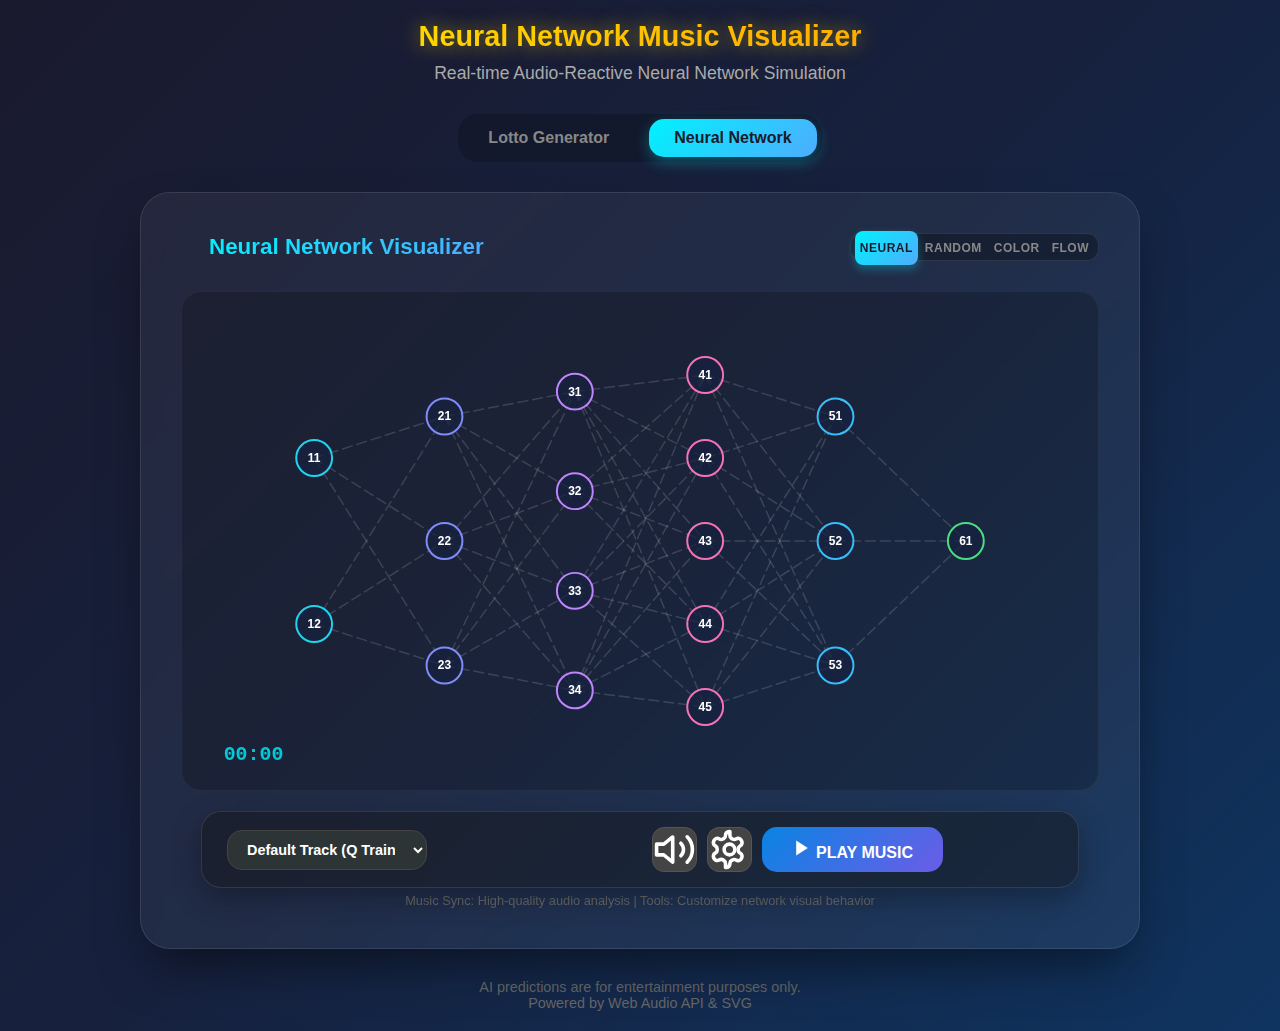
<file: index.html>
<!DOCTYPE html>
<html lang="en">
<head>
    <meta charset="UTF-8">
    <meta http-equiv="refresh" content="0; url=web/index.html">
    <title>Redirecting...</title>
    <script>
        // Redirect to the web directory where the actual app lives
        window.location.href = "web/index.html";
    </script>
</head>
<body>
    <p style="font-family: sans-serif; text-align: center; margin-top: 50px;">
        Redirecting to Neural Network Music Visualizer...<br>
        If not redirected, <a href="web/index.html">click here</a>.
    </p>
</body>
</html>
</file>
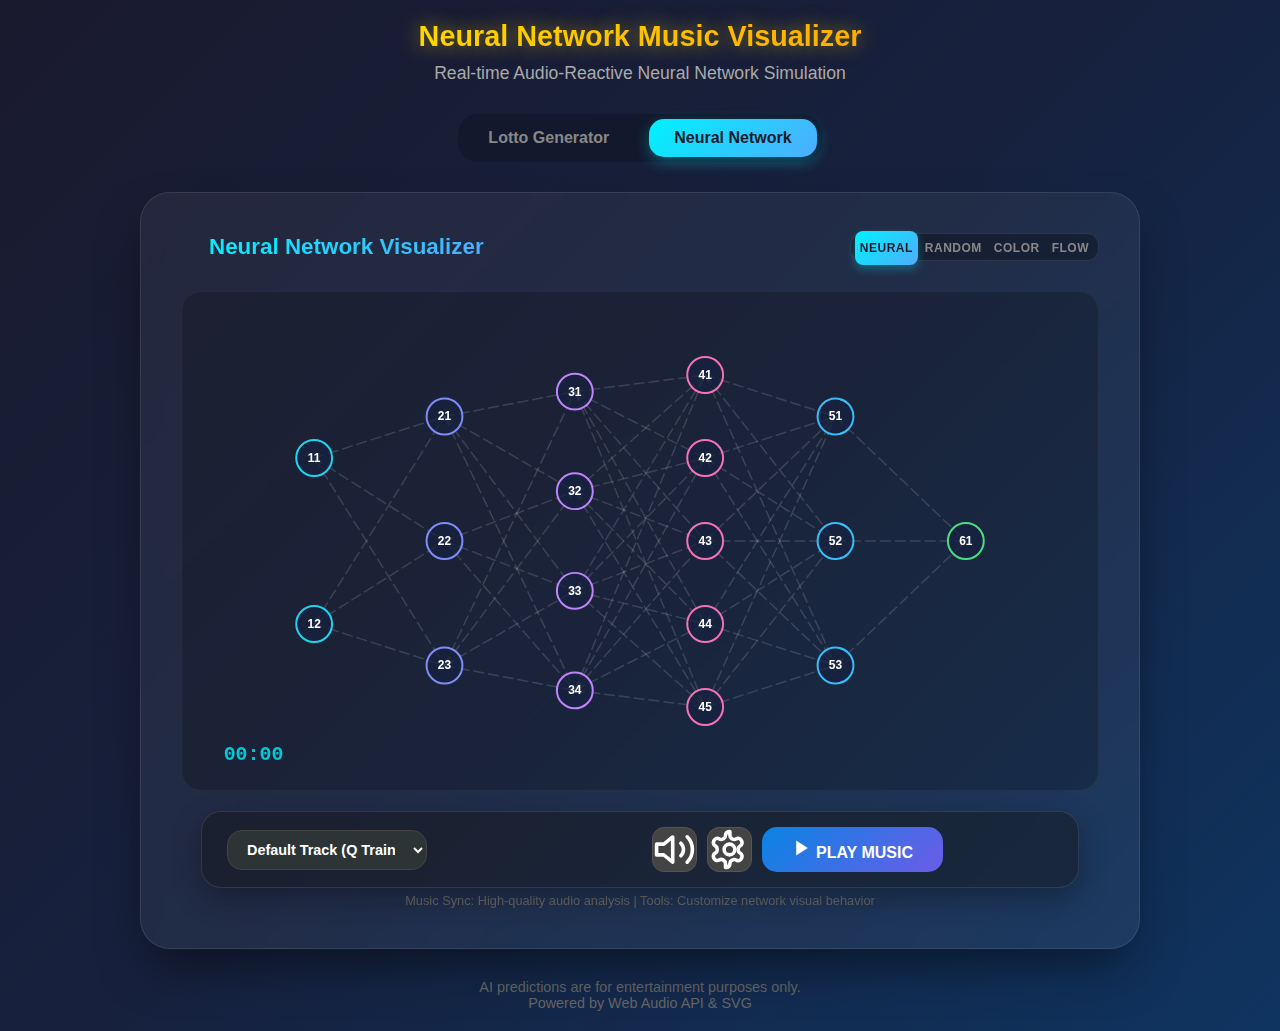
<file: web/index.html>
<!DOCTYPE html>
<html lang="en">

<head>
    <meta charset="UTF-8">
    <meta name="viewport" content="width=device-width, initial-scale=1.0">
    <title>Neural Network Music Visualizer</title>
    <link rel="stylesheet" href="css/style.css">
</head>

<body>
    <h1>Neural Network Music Visualizer</h1>
    <div class="subtitle">Real-time Audio-Reactive Neural Network Simulation</div>

    <!-- Tab Menu -->
    <div class="tab-menu">
        <button class="tab-btn" data-tab="tab-lotto">Lotto Generator</button>
        <button class="tab-btn active" data-tab="tab-nn">Neural Network</button>
    </div>

    <!-- Tab 1: Lotto Machine -->
    <div id="tab-lotto" class="tab-content" style="display: none; flex-direction: column; align-items: center; width: 100%;">
        <div class="lotto-machine">
            <!-- Set Selector -->
            <div class="set-selector">
                <label>Sets:</label>
                <button class="set-btn" data-sets="1">1</button>
                <button class="set-btn" data-sets="2">2</button>
                <button class="set-btn" data-sets="3">3</button>
                <button class="set-btn active" data-sets="5">5</button>
            </div>

            <!-- Model Selector -->
            <div class="model-selector">
                <button class="model-option" data-model="transformer" id="btnTransformer">
                    <span class="icon"><svg viewBox="0 0 24 24" fill="none" stroke="currentColor" stroke-width="2" stroke-linecap="round" stroke-linejoin="round" width="24" height="24"><path d="M12 8V4H8"/><rect width="16" height="12" x="4" y="8" rx="2"/><path d="M10 12h.01"/><path d="M14 12h.01"/></svg></span>
                    <span class="name">Transformer</span>
                    <span class="desc">Sequence Pattern Learning</span>
                </button>
                <button class="model-option" data-model="gan" id="btnGan">
                    <span class="icon"><svg viewBox="0 0 24 24" fill="none" stroke="currentColor" stroke-width="2" stroke-linecap="round" stroke-linejoin="round" width="24" height="24"><path d="M18 11.5V9a2 2 0 0 0-2-2H8a2 2 0 0 0-2 2v2.5"/><path d="M18 12.5V15a2 2 0 0 1-2 2H8a2 2 0 0 1-2-2v-2.5"/></svg></span>
                    <span class="name">GAN</span>
                    <span class="desc">Adversarial Generation</span>
                </button>
                <button class="model-option" data-model="random" id="btnRandom">
                    <span class="icon"><svg viewBox="0 0 24 24" fill="none" stroke="currentColor" stroke-width="2" stroke-linecap="round" stroke-linejoin="round" width="24" height="24"><rect width="18" height="18" x="3" y="3" rx="2" ry="2"/><path d="M12 12h.01"/><path d="M16 16h.01"/><path d="M8 8h.01"/><path d="M8 16h.01"/><path d="M16 8h.01"/></svg></span>
                    <span class="name">Random</span>
                    <span class="desc">Pure Randomness</span>
                </button>
                <button class="model-option dream-btn" id="btnDream">
                    <span class="icon"><svg viewBox="0 0 24 24" fill="none" stroke="currentColor" stroke-width="2" stroke-linecap="round" stroke-linejoin="round" width="24" height="24"><path d="M12 3a6 6 0 0 0 9 9 9 9 0 1 1-9-9Z"/></svg></span>
                    <span class="name">AI Dream</span>
                    <span class="desc">Generate from Dreams</span>
                </button>
            </div>

            <!-- Dream Input (Hidden) -->
            <div class="dream-input-container" id="dreamInputContainer" style="display: none;">
                <div class="dream-input-wrapper">
                    <textarea id="dreamText" placeholder="What did you dream last night? e.g., I saw a snake and ran away..."></textarea>
                    <button class="dream-submit-btn" id="dreamSubmitBtn">🔮 Interpret</button>
                </div>
                <div class="dream-result" id="dreamResult" style="display: none;">
                    <h4>Dream Interpretation</h4>
                    <p id="dreamInterpretation"></p>
                    <div id="dreamSymbols" class="dream-symbols"></div>
                </div>
            </div>

            <!-- Ball Display Area -->
            <div class="ball-container" id="ballContainer">
                <p class="guide-message">👆 Click one of the models above</p>
            </div>

            <!-- Clear Button -->
            <button class="clear-btn" id="clearBtn">Clear Session</button>

            <!-- History -->
            <div class="history" id="history" style="display: none;">
                <h3>Generation History</h3>
                <div id="historyList"></div>
            </div>
        </div>
    </div>

    <!-- Tab 2: Neural Network Visualizer (DEFAULT) -->
    <div id="tab-nn" class="tab-content active-content" style="display: flex; width: 100%;">
        <div class="nn-container" style="margin-top: 0;">
            <div class="nn-header">
                <div class="nn-title-wrapper" style="display: flex; align-items: center; gap: 8px;">
                    <svg viewBox="0 0 24 24" fill="none" stroke="var(--nn-primary)" stroke-width="2" stroke-linecap="round" stroke-linejoin="round" width="20" height="20"><path d="M12 2v8"/><path d="m4.93 4.93 5.66 5.66"/><path d="M2 12h8"/><path d="m4.93 19.07 5.66-5.66"/><path d="M12 22v-8"/><path d="m19.07 19.07-5.66-5.66"/><path d="M22 12h-8"/><path d="m19.07 4.93-5.66 5.66"/><circle cx="12" cy="12" r="2"/></svg>
                    <div class="nn-title" style="margin-top: 0;">Neural Network Visualizer</div>
                </div>
                
                <!-- Main Header Mode Controls (Duplicated State) -->
                <div class="mode-toggle-group main-header-controls">
                    <div class="mode-option-wrapper">
                        <input type="radio" name="musicTrackMain" id="nnTrackMain1" checked>
                        <label for="nnTrackMain1">NEURAL</label>
                    </div>
                    
                    <div class="mode-option-wrapper">
                        <input type="radio" name="musicTrackMain" id="nnTrackMain2">
                        <label for="nnTrackMain2">RANDOM</label>
                    </div>
                    
                    <div class="mode-option-wrapper">
                        <input type="radio" name="musicTrackMain" id="nnTrackMain3">
                        <label for="nnTrackMain3">COLOR</label>
                    </div>
                    
                    <div class="mode-option-wrapper">
                        <input type="radio" name="musicTrackMain" id="nnTrackMain4">
                        <label for="nnTrackMain4">FLOW</label>
                    </div>
                </div>
            </div>

            <div class="viz-area" style="position: relative;">
                <svg id="nnSvg"></svg>
            </div>

            <!-- 1. Primary Player Bar -->
            <div class="player-bar-container">
                <div class="player-bar">
                    <select id="musicSelect" class="exec-btn music-select">
                        <option value="default" selected>Default Track (Q Train)</option>
                        <option value="inaban">Speedy Gonzalo (Guitar)</option>
                        <option value="custom">Select Music...</option>
                    </select>
                    
                    <input type="file" id="musicFile" accept="audio/*" style="display: none;">
                    
                    <div class="main-controls">
                        <button id="nnSoundToggle" class="icon-btn" title="Toggle Sound">
                            <svg viewBox="0 0 24 24" fill="none" stroke="currentColor" stroke-width="2" stroke-linecap="round" stroke-linejoin="round" class="volume-icon"><path d="M11 5L6 9H2v6h4l5 4V5z"/><path d="M15.54 8.46a5 5 0 0 1 0 7.07"/><path d="M19.07 4.93a10 10 0 0 1 0 14.14"/></svg>
                        </button>
                        <button id="nnSettingsBtn" class="icon-btn" title="Settings">
                            <svg viewBox="0 0 24 24" fill="none" stroke="currentColor" stroke-width="2" stroke-linecap="round" stroke-linejoin="round"><path d="M12.22 2h-0.44a2 2 0 0 0-2 2v0.18a2 2 0 0 1-1 1.73l-0.43 0.25a2 2 0 0 1-2 0l-0.15-0.08a2 2 0 0 0-2.73 0.73l-0.22 0.38a2 2 0 0 0 0.73 2.73l0.15 0.08a2 2 0 0 1 1 1.72v0.51a2 2 0 0 1-1 1.74l-0.15 0.08a2 2 0 0 0-0.73 2.73l0.22 0.38a2 2 0 0 0 2.73 0.73l0.15-0.08a2 2 0 0 1 2 0l0.43 0.25a2 2 0 0 1 1 1.73V22h0.44a2 2 0 0 0 2-2v-0.18a2 2 0 0 1 1-1.73l0.43-0.25a2 2 0 0 1 2 0l0.15 0.08a2 2 0 0 0 2.73-0.73l0.22-0.39a2 2 0 0 0-0.73-2.73l-0.15-0.08a2 2 0 0 1-1-1.74v-0.5a2 2 0 0 1 1-1.74l0.15-0.09a2 2 0 0 0 0.73-2.73l-0.22-0.38a2 2 0 0 0-2.73-0.73l-0.15 0.08a2 2 0 0 1-2 0l-0.43-0.25a2 2 0 0 1-1-1.73V2Z"/><circle cx="12" cy="12" r="3"/></svg>
                        </button>
                        <button id="nnMusicBtn" class="exec-btn play-btn">
                            <svg viewBox="0 0 24 24" fill="currentColor" width="20" height="20"><path d="M5 3l14 9-14 9V3z"/></svg>
                            <span>PLAY MUSIC</span>
                        </button>
                        <button id="nnStopBtn" class="exec-btn stop-btn" title="Stop">
                            <svg viewBox="0 0 24 24" fill="currentColor" width="18" height="18"><path d="M6 6h12v12H6z"/></svg>
                            <span>STOP</span>
                        </button>
                    </div>
                </div>
            </div>


            <p style="font-size: 0.8rem; color: #666; margin-top: 5px; text-align: center;">
                Music Sync: High-quality audio analysis | Tools: Customize network visual behavior
            </p>

            <!-- Settings Panel (Hidden by default) -->
            <div id="nnSettingsPanel" class="settings-panel" style="display: none;">
                <div class="settings-content">
                    <div class="settings-header">
                        <h3>Visualizer Settings</h3>
                        <button id="nnSettingsClose" class="close-btn">
                            <svg viewBox="0 0 24 24" fill="none" stroke="currentColor" stroke-width="2.5" stroke-linecap="round" stroke-linejoin="round" width="20" height="20"><line x1="18" y1="6" x2="6" y2="18"></line><line x1="6" y1="6" x2="18" y2="18"></line></svg>
                        </button>
                    </div>
                    
                    <div class="settings-body">
                        <div class="setting-item">
                            <label>VISUALIZATION MODE</label>
                            <div class="mode-toggle-group">
                                <div class="mode-option-wrapper">
                                    <input type="radio" name="musicTrack" id="nnTrack1" checked>
                                    <label for="nnTrack1">NEURAL</label>
                                </div>
                                
                                <div class="mode-option-wrapper">
                                    <input type="radio" name="musicTrack" id="nnTrack2">
                                    <label for="nnTrack2">RANDOM</label>
                                </div>
                                
                                <div class="mode-option-wrapper">
                                    <input type="radio" name="musicTrack" id="nnTrack3">
                                    <label for="nnTrack3">COLOR</label>
                                </div>
                                
                                <div class="mode-option-wrapper">
                                    <input type="radio" name="musicTrack" id="nnTrack4">
                                    <label for="nnTrack4">FLOW</label>
                                </div>
                            </div>
                        </div>

                        <div class="setting-item">
                            <label>MASTER VOLUME</label>
                            <div class="slider-wrapper">
                                <input type="range" id="nnVolume" min="0" max="1" step="0.01" value="0.7">
                            </div>
                        </div>

                        <div class="setting-item">
                            <label>FLOW SPEED</label>
                            <input type="range" id="nnSpeed" min="100" max="1000" value="400" step="50">
                            <div class="slider-labels">
                                <span>Slow</span>
                                <span>Fast</span>
                            </div>
                        </div>

                        <div class="setting-item">
                            <label>NETWORK STRUCTURE</label>
                            <input type="text" id="nnStructure" class="nn-input" value="2, 3, 4, 5, 3, 1" placeholder="e.g., 2,3,4,5,3,1">
                            <small>Comma-separated nodes per layer</small>
                        </div>
                        
                        <div style="margin-top: 20px; text-align: center;">
                            <button id="nnApplyBtn" class="exec-btn" style="width: 100%; background: #0984e3; padding: 12px;">APPLY CHANGES</button>
                        </div>
                    </div>
                </div>
            </div>
        </div>
    </div>

    <footer>
        <p>AI predictions are for entertainment purposes only.</p>
        <p>Powered by Web Audio API & SVG</p>
    </footer>

    <!-- Main Logic + Tabs -->
    <script src="js/main.js"></script>
    <!-- Neural Viz Modules -->
    <script src="js/viz/nn-renderer.js"></script>
    <script src="js/viz/nn-effects.js"></script>
    <script src="js/viz/nn-animator.js"></script>
    <!-- Neural Viz Core (Orchestrator) -->
    <script src="js/nn-core.js"></script>
    <script src="js/audio-engine.js"></script>
    <script src="js/neural-viz.js"></script>
</body>

</html>
</file>
<file: web/css/style.css>
@charset "UTF-8";

* {
  margin: 0;
  padding: 0;
  box-sizing: border-box;
}

body {
  min-height: 100vh;
  background: linear-gradient(135deg, #1a1a2e 0%, #16213e 50%, #0f3460 100%);
  font-family: "Segoe UI", Tahoma, Geneva, Verdana, sans-serif;
  display: flex;
  flex-direction: column;
  align-items: center;
  padding: 20px;
  color: white;
}

h1 {
  font-size: 1.8rem;
  margin-bottom: 10px;
  text-shadow: 0 0 20px rgba(255, 215, 0, 0.5);
  background: linear-gradient(90deg, #ffd700, #ffaa00);
  -webkit-background-clip: text;
  background-clip: text;
  -webkit-text-fill-color: transparent;
}

.subtitle {
  color: #aaa;
  margin-bottom: 30px;
  font-size: 1.1rem;
}

/* 로또 머신 컨테이너 */
.lotto-machine {
  background: linear-gradient(180deg, #2d2d44 0%, #1a1a2e 100%);
  border-radius: 30px;
  padding: 40px;
  box-shadow:
    0 20px 60px rgba(0, 0, 0, 0.5),
    inset 0 2px 0 rgba(255, 255, 255, 0.1),
    0 0 100px rgba(255, 215, 0, 0.1);
  border: 3px solid #3a3a5a;
  max-width: 800px;
  width: 100%;
  margin: 0 auto; /* 중앙 정렬 명시 */
}

/* ... 중략 ... */

/* === Neural Network Visualization Styles === */
.nn-container {
  margin-top: 40px;
  background: rgba(255, 255, 255, 0.05);
  backdrop-filter: blur(10px);
  border-radius: 30px;
  padding: 40px;
  border: 1px solid rgba(255, 255, 255, 0.1);
  width: 100%;
  max-width: 1000px;
  box-shadow: 0 25px 50px -12px rgba(0, 0, 0, 0.5);
  margin: 40px auto 0 auto; /* 중앙 정렬 명시 (위쪽 마진 40px 유지) */
}

/* ... 중략 ... */


/* 세트 선택 */
.set-selector {
  display: flex;
  gap: 10px;
  margin-bottom: 20px;
  justify-content: center;
  align-items: center;
}

.set-selector label {
  color: #aaa;
  font-size: 1rem;
}

.set-btn {
  width: 45px;
  height: 45px;
  border-radius: 50%;
  border: 2px solid #3a3a5a;
  background: transparent;
  color: #aaa;
  font-size: 1.2rem;
  font-weight: bold;
  cursor: pointer;
  transition: all 0.3s ease;
}

.set-btn:hover {
  border-color: #ffd700;
  color: #ffd700;
}

.set-btn.active {
  background: linear-gradient(135deg, #ffd700 0%, #ff8c00 100%);
  color: #1a1a2e;
  border-color: #ffd700;
}

/* 모델 선택 */
.model-selector {
  display: flex;
  gap: 15px;
  margin-bottom: 25px;
  justify-content: center;
  flex-wrap: wrap;
}

.model-option {
  padding: 18px 35px;
  border-radius: 15px;
  cursor: pointer;
  transition: all 0.3s ease;
  border: 2px solid #3a3a5a;
  background: linear-gradient(180deg, #2a2a3a 0%, #1a1a2a 100%);
  color: #aaa;
  font-size: 1.1rem;
  display: flex;
  flex-direction: column;
  align-items: center;
  gap: 5px;
}

.model-option:hover {
  border-color: #ffd700;
  color: #ffd700;
  transform: translateY(-3px);
  box-shadow: 0 10px 30px rgba(255, 215, 0, 0.2);
}

.model-option:disabled {
  opacity: 0.5;
  cursor: not-allowed;
  transform: none;
}

.model-option .icon {
  font-size: 2rem;
}

.model-option .name {
  font-weight: bold;
}

.model-option .desc {
  font-size: 0.8rem;
  color: #666;
}

/* 공이 나오는 영역 */
.ball-container {
  background: linear-gradient(180deg, #0d0d15 0%, #1a1a25 100%);
  border-radius: 20px;
  padding: 25px;
  margin-bottom: 20px;
  min-height: 100px;
  display: flex;
  justify-content: center;
  align-items: center;
  gap: 12px;
  flex-wrap: wrap;
  border: 2px solid #2a2a3a;
  box-shadow: inset 0 5px 20px rgba(0, 0, 0, 0.5);
}

/* 세트 구분선 */
.set-divider {
  width: 100%;
  height: 2px;
  background: linear-gradient(90deg, transparent, #3a3a5a, transparent);
  margin: 10px 0;
}

/* 로또 공 */
.ball {
  width: 55px;
  height: 55px;
  border-radius: 50%;
  display: flex;
  justify-content: center;
  align-items: center;
  font-size: 1.4rem;
  font-weight: bold;
  color: white;
  text-shadow: 0 2px 4px rgba(0, 0, 0, 0.5);
  box-shadow:
    0 8px 25px rgba(0, 0, 0, 0.4),
    inset 0 -5px 15px rgba(0, 0, 0, 0.3),
    inset 0 5px 15px rgba(255, 255, 255, 0.2);
  transform: scale(0);
  animation: none;
  position: relative;
  overflow: hidden;
}

.ball::before {
  content: "";
  position: absolute;
  top: 8px;
  left: 12px;
  width: 15px;
  height: 8px;
  background: rgba(255, 255, 255, 0.4);
  border-radius: 50%;
  transform: rotate(-30deg);
}

/* 공 색상 (번호대별) */
.ball-1-10 {
  background: linear-gradient(135deg, #ffd93d 0%, #ff9500 100%);
}

.ball-11-20 {
  background: linear-gradient(135deg, #6bcf7f 0%, #2e8b57 100%);
}

.ball-21-30 {
  background: linear-gradient(135deg, #ff6b6b 0%, #c92a2a 100%);
}

.ball-31-40 {
  background: linear-gradient(135deg, #74b9ff 0%, #0984e3 100%);
}

.ball-41-45 {
  background: linear-gradient(135deg, #a29bfe 0%, #6c5ce7 100%);
}

/* 공 등장 애니메이션 */
@keyframes ballDrop {
  0% {
    transform: scale(0) translateY(-80px) rotate(0deg);
    opacity: 0;
  }

  50% {
    transform: scale(1.15) translateY(8px) rotate(180deg);
    opacity: 1;
  }

  70% {
    transform: scale(0.95) translateY(-3px) rotate(270deg);
  }

  100% {
    transform: scale(1) translateY(0) rotate(360deg);
    opacity: 1;
  }
}

.ball.show {
  animation: ballDrop 0.5s cubic-bezier(0.34, 1.56, 0.64, 1) forwards;
}

/* 세트 라벨 */
.set-label {
  width: 100%;
  text-align: center;
  color: #ffd700;
  font-size: 0.9rem;
  font-weight: bold;
  margin-bottom: 5px;
}

/* 세트 래퍼 */
.set-wrapper {
  display: flex;
  flex-wrap: wrap;
  justify-content: center;
  gap: 10px;
  margin-bottom: 15px;
}

/* 기록 영역 */
.history {
  margin-top: 20px;
  padding: 20px;
  background: rgba(0, 0, 0, 0.3);
  border-radius: 15px;
  max-height: 250px;
  overflow-y: auto;
}

.history h3 {
  color: #ffd700;
  margin-bottom: 15px;
  font-size: 1rem;
}

.history-item {
  display: flex;
  gap: 6px;
  padding: 8px;
  background: rgba(255, 255, 255, 0.05);
  border-radius: 10px;
  margin-bottom: 8px;
  align-items: center;
  flex-wrap: wrap;
}

.history-item .mini-ball {
  width: 30px;
  height: 30px;
  border-radius: 50%;
  display: flex;
  justify-content: center;
  align-items: center;
  font-size: 0.8rem;
  font-weight: bold;
  color: white;
}

.history-item .timestamp {
  color: #666;
  font-size: 0.75rem;
  margin-left: auto;
}

.history-item .model-tag {
  background: #3a3a5a;
  color: #aaa;
  padding: 2px 8px;
  border-radius: 10px;
  font-size: 0.7rem;
}

/* 사운드 토글 */
.sound-toggle {
  position: fixed;
  top: 20px;
  right: 20px;
  background: rgba(255, 255, 255, 0.1);
  border: none;
  border-radius: 50%;
  width: 50px;
  height: 50px;
  cursor: pointer;
  font-size: 1.5rem;
  transition: all 0.3s ease;
}

.sound-toggle:hover {
  background: rgba(255, 255, 255, 0.2);
}

/* 로딩 스피너 */
.spinner {
  width: 50px;
  height: 50px;
  border: 4px solid #3a3a5a;
  border-top-color: #ffd700;
  border-radius: 50%;
  animation: spin 1s linear infinite;
}

@keyframes spin {
  to {
    transform: rotate(360deg);
  }
}

/* 초기화 버튼 */
.clear-btn {
  display: block;
  margin: 15px auto 0;
  padding: 10px 25px;
  background: transparent;
  border: 1px solid #3a3a5a;
  border-radius: 20px;
  color: #666;
  cursor: pointer;
  font-size: 0.9rem;
  transition: all 0.3s ease;
}

.clear-btn:hover {
  border-color: #ff6b6b;
  color: #ff6b6b;
}

/* 푸터 */
footer {
  margin-top: 30px;
  color: #666;
  font-size: 0.9rem;
  text-align: center;
}

footer a {
  color: #ffd700;
  text-decoration: none;
}

/* 안내 메시지 */
.guide-message {
  color: #666;
  font-size: 1rem;
  text-align: center;
}

/* 해몽 전용 스타일 */
.dream-btn {
  border-color: #8b5cf6 !important;
  background: linear-gradient(180deg, #3a2a5a 0%, #2a1a4a 100%) !important;
}

.dream-btn:hover {
  border-color: #a78bfa !important;
  box-shadow: 0 10px 30px rgba(139, 92, 246, 0.3) !important;
}

.dream-input-container {
  margin-bottom: 20px;
  padding: 20px;
  background: rgba(139, 92, 246, 0.1);
  border-radius: 15px;
  border: 1px solid #8b5cf6;
}

.dream-input-wrapper {
  display: flex;
  flex-direction: column;
  gap: 10px;
}

.dream-input-container textarea {
  width: 100%;
  min-height: 80px;
  padding: 15px;
  border-radius: 10px;
  border: 2px solid #3a3a5a;
  background: #1a1a2e;
  color: white;
  font-size: 1rem;
  resize: vertical;
}

.dream-input-container textarea:focus {
  outline: none;
  border-color: #8b5cf6;
}

.dream-submit-btn {
  padding: 15px 30px;
  background: linear-gradient(135deg, #8b5cf6 0%, #6d28d9 100%);
  border: none;
  border-radius: 10px;
  color: white;
  font-size: 1.1rem;
  font-weight: bold;
  cursor: pointer;
  transition: all 0.3s ease;
}

.dream-submit-btn:hover {
  transform: translateY(-2px);
  box-shadow: 0 5px 20px rgba(139, 92, 246, 0.5);
}

.dream-result {
  margin-top: 15px;
  padding: 15px;
  background: rgba(0, 0, 0, 0.3);
  border-radius: 10px;
}

.dream-result h4 {
  color: #a78bfa;
  margin-bottom: 10px;
}

.dream-result p {
  color: #ccc;
  line-height: 1.6;
}

.dream-symbols {
  display: flex;
  flex-wrap: wrap;
  gap: 8px;
  margin-top: 10px;
}

.dream-symbol-tag {
  background: #8b5cf6;
  color: white;
  padding: 4px 12px;
  border-radius: 15px;
  font-size: 0.85rem;
}

.fortune-badge {
  display: inline-block;
  background: linear-gradient(135deg, #ffd700 0%, #ff8c00 100%);
  color: #1a1a2e;
  padding: 5px 15px;
  border-radius: 20px;
  font-weight: bold;
  margin-top: 10px;
}

/* === Neural Network Visualization Styles === */
.nn-container {
  margin-top: 40px;
  background: rgba(255, 255, 255, 0.05);
  backdrop-filter: blur(10px);
  border-radius: 30px;
  padding: 40px;
  border: 1px solid rgba(255, 255, 255, 0.1);
  width: 100%;
  max-width: 1000px;
  box-shadow: 0 25px 50px -12px rgba(0, 0, 0, 0.5);
}

.nn-header {
  display: flex;
  justify-content: space-between;
  align-items: center;
  margin-bottom: 30px;
  flex-wrap: wrap;
  gap: 20px;
}

.nn-title {
  font-size: 1.4rem;
  font-weight: 800;
  background: linear-gradient(135deg, #00f2fe 0%, #4facfe 100%);
  -webkit-background-clip: text;
  background-clip: text;
  -webkit-text-fill-color: transparent;
}

.nn-controls {
  display: flex;
  gap: 15px;
  flex-wrap: wrap;
}

.nn-input-group {
  display: flex;
  flex-direction: column;
  gap: 5px;
}

.nn-input-group label {
  font-size: 0.8rem;
  color: #888;
  margin-left: 5px;
}

.nn-input {
  background: rgba(0, 0, 0, 0.3);
  border: 1px solid #3a3a5a;
  border-radius: 12px;
  padding: 12px 20px;
  color: #fff;
  font-size: 1rem;
  outline: none;
  transition: all 0.3s ease;
}

.nn-input:focus {
  border-color: #00f2fe;
  box-shadow: 0 0 15px rgba(0, 242, 254, 0.2);
}

.viz-area {
  width: 100%;
  height: 500px;
  background: rgba(0, 0, 0, 0.2);
  border-radius: 20px;
  position: relative;
  overflow: hidden;
  border: 1px solid rgba(255, 255, 255, 0.05);
}

#nnSvg {
  width: 100%;
  height: 100%;
}

/* Node Style */
.node {
  fill: rgba(22, 33, 62, 0.7);
  stroke: #00f2fe;
  stroke-width: 2;
  transition: all 0.5s cubic-bezier(0.4, 0, 0.2, 1);
  cursor: pointer;
}

/* .node.connected style reserved for dynamic JS updates */

/* Slider Styles */
.nn-slider-group {
  display: flex;
  align-items: center;
  gap: 10px;
  background: rgba(0, 0, 0, 0.2);
  padding: 5px 15px;
  border-radius: 12px;
  border: 1px solid rgba(255, 255, 255, 0.05);
}

.nn-slider-group label {
  font-size: 0.75rem;
  color: #888;
  white-space: nowrap;
}

input[type="range"].nn-speed-slider {
  -webkit-appearance: none;
  appearance: none;
  width: 100px;
  height: 4px;
  background: #3a3a5a;
  border-radius: 2px;
  outline: none;
}

input[type="range"].nn-speed-slider::-webkit-slider-thumb {
  -webkit-appearance: none;
  width: 12px;
  height: 12px;
  background: #00f2fe;
  border-radius: 50%;
  cursor: pointer;
  box-shadow: 0 0 10px #00f2fe;
  transition: all 0.2s ease;
}

input[type="range"].nn-speed-slider::-webkit-slider-thumb:hover {
  transform: scale(1.3);
}

.node:hover {
  fill: #00f2fe;
  filter: drop-shadow(0 0 8px #00f2fe);
}

.node-label {
  fill: #fff;
  font-size: 12px;
  font-weight: bold;
  pointer-events: none;
  text-anchor: middle;
  dominant-baseline: central;
}

/* Connection Line Style */
.conn-line {
  stroke: rgba(255, 255, 255, 0.15);
  stroke-width: 1.5;
  stroke: rgba(255, 255, 255, 0.15);
  stroke-width: 1.5;
  /* Removed transition for instant audio response */
}

.conn-line.active {
  stroke-width: 3;
  filter: drop-shadow(0 0 5px currentColor);
}

.command-bar {
  margin-top: 25px;
  display: flex;
  gap: 10px;
  flex-wrap: wrap; /* 좁으면 줄바꿈 허용 */
  justify-content: center; /* 중앙 정렬 */
  align-items: center;
}

.command-input {
  flex: 1;
  background: rgba(255, 255, 255, 0.05);
  border: 2px solid #3a3a5a;
  border-radius: 15px;
  padding: 15px 25px;
  color: #fff;
  font-size: 1.1rem;
  transition: all 0.3s ease;
}

.command-input:focus {
  border-color: #ff6b6b;
  background: rgba(255, 255, 255, 0.1);
}

.exec-btn {
  background: linear-gradient(135deg, #ff6b6b 0%, #ee5253 100%);
  border: none;
  border-radius: 15px;
  padding: 0 30px;
  color: white;
  font-weight: bold;
  cursor: pointer;
  transition: all 0.3s ease;
}

.exec-btn:hover {
  transform: scale(1.05);
  box-shadow: 0 5px 15px rgba(238, 82, 83, 0.4);
}

/* === Tab Menu Styles === */
.tab-menu {
    display: flex;
    justify-content: center;
    gap: 15px;
    margin: 0 auto 30px auto;
    background: rgba(0, 0, 0, 0.2);
    padding: 5px;
    border-radius: 20px;
    width: fit-content;
}

.tab-btn {
    padding: 10px 25px;
    border: none;
    background: transparent;
    color: #888;
    font-size: 1rem;
    font-weight: bold;
    cursor: pointer;
    border-radius: 15px;
    transition: all 0.3s ease;
}

.tab-btn.active {
    background: linear-gradient(135deg, #00f2fe 0%, #4facfe 100%);
    color: #1a1a2e;
    box-shadow: 0 5px 15px rgba(0, 242, 254, 0.3);
}

.tab-btn:hover:not(.active) {
    color: #fff;
    background: rgba(255, 255, 255, 0.05);
}

.tab-content {
    display: none;
    animation: fadeIn 0.4s ease;
    width: 100%;
}

.tab-content.active-content {
    display: flex;
    flex-direction: column;
    align-items: center;
}

@keyframes fadeIn {
    from { opacity: 0; transform: translateY(10px); }
    to { opacity: 1; transform: translateY(0); }
}

/* Music Sync Button & Input */
#nnMusicBtn {
    background: linear-gradient(135deg, #FF0080 0%, #7928CA 100%);
}
#nnMusicBtn:hover {
    box-shadow: 0 5px 15px rgba(255, 0, 128, 0.4);
}

/* === Responsive Design (Mobile Support) === */
@media (max-width: 768px) {
    body {
        padding: 10px;
    }

    h1 {
        font-size: 1.5rem;
    }

    .subtitle {
        font-size: 0.9rem;
        margin-bottom: 20px;
    }

    /* Lotto Machine Mobile */
    .lotto-machine {
        padding: 20px;
        border-radius: 20px;
    }

    .model-selector {
        grid-template-columns: 1fr 1fr;
        gap: 10px;
    }

    .model-option {
        padding: 15px 10px;
    }

    .model-option .name {
        font-size: 0.9rem;
    }

    .model-option .desc {
        display: none; /* 모바일에서 설명 숨김 */
    }

    /* Neural Network Mobile */
    .nn-container {
        padding: 20px;
        border-radius: 20px;
        margin-top: 20px;
    }

    .nn-header {
        flex-direction: column;
        align-items: flex-start;
        gap: 15px;
    }

    .nn-title {
        font-size: 1.2rem;
    }

    .nn-controls {
        width: 100%;
        gap: 10px;
    }

    .nn-slider-group, .nn-input-group {
        width: 100%;
    }

    .nn-input {
        width: 100%;
    }

    .viz-area {
        height: 350px; /* 모바일에서 높이 축소 */
    }

    .command-bar {
        display: grid;
        grid-template-columns: 1fr 1fr;
        gap: 10px;
        padding: 10px !important;
    }

    .exec-btn, #musicSelect {
        width: 100%;
        padding: 10px 15px !important;
        font-size: 0.9rem !important;
        justify-content: center;
        margin: 0;
        height: auto;
    }

    .tab-btn {
        padding: 8px 15px;
        font-size: 0.9rem;
    }

    footer {
        font-size: 0.75rem;
    }
}

/* Extra small devices */
@media (max-width: 480px) {
    .model-selector {
        grid-template-columns: 1fr;
    }
    
    .viz-area {
        height: 300px;
    }
    
    .nn-title {
        font-size: 1.2rem;
    }
}

/* Player Bar Styles */
.player-bar-container {
    padding: 0 20px;
    margin-top: 20px;
}

.player-bar {
    display: flex;
    align-items: center;
    justify-content: space-between;
    gap: 15px;
    padding: 15px 25px;
    background: rgba(0, 0, 0, 0.4);
    backdrop-filter: blur(10px);
    border-radius: 20px;
    border: 1px solid rgba(255, 255, 255, 0.1);
    box-shadow: 0 10px 30px rgba(0, 0, 0, 0.3);
}

.music-select {
    flex: 1;
    max-width: 200px;
    background: #2d3436 !important;
    border: 1px solid #444 !important;
    font-size: 0.9rem !important;
    padding: 10px 15px !important;
}

.main-controls {
    display: flex;
    align-items: center;
    gap: 10px;
    flex-shrink: 0;
}

.icon-btn {
    background: #444;
    border: 1px solid #555;
    color: white;
    width: 45px;
    height: 45px;
    border-radius: 12px;
    display: flex;
    align-items: center;
    justify-content: center;
    cursor: pointer;
    font-size: 1.2rem;
    transition: all 0.2s ease;
}

.icon-btn:hover {
    background: #555;
    transform: translateY(-2px);
}

.play-btn {
    min-width: 140px;
    height: 45px;
    background: linear-gradient(135deg, #0984e3 0%, #6c5ce7 100%) !important;
    font-size: 1rem !important;
}

.stop-btn {
    width: 100px;
    height: 45px;
    background: #d63031 !important;
    font-size: 0.9rem !important;
    /* Use visibility instead of display to prevent layout shift */
    visibility: hidden;
    opacity: 0;
    transition: opacity 0.3s ease;
}

.stop-btn.visible {
    visibility: visible;
    opacity: 1;
}

/* Mode Toggle Group (Segmented UI) */
.mode-toggle-group {
    display: flex;
    background: rgba(0, 0, 0, 0.3);
    border-radius: 12px;
    padding: 4px;
    gap: 2px;
    border: 1px solid rgba(255, 255, 255, 0.1);
}

.mode-toggle-group input[type="radio"] {
    display: none;
}

.mode-toggle-group label {
    flex: 1;
    padding: 10px 5px;
    text-align: center;
    font-size: 0.75rem;
    font-weight: bold;
    color: #888;
    cursor: pointer;
    border-radius: 8px;
    transition: all 0.3s ease;
    white-space: nowrap;
    letter-spacing: 0.5px;
}

.mode-toggle-group input[type="radio"]:checked + label {
    background: linear-gradient(135deg, #00f2fe 0%, #4facfe 100%);
    color: #1a1a2e;
    box-shadow: 0 4px 10px rgba(0, 242, 254, 0.3);
}

/* Settings Body Adjustments */
.settings-body .setting-item {
    margin-bottom: 5px;
}

.settings-body .slider-wrapper {
    background: rgba(255,255,255,0.05);
    padding: 15px;
    border-radius: 12px;
}

/* Mobile Responsive Overrides */
@media (max-width: 600px) {
    .player-bar {
        flex-direction: column;
        gap: 15px;
        padding: 20px;
    }

    .music-select {
        max-width: 100%;
        width: 100%;
    }

    .main-controls {
        width: 100%;
        justify-content: center;
    }

    .play-btn {
        flex: 1;
    }
}
/* Settings Panel Styles */
.settings-panel {
    position: fixed;
    top: 0;
    left: 0;
    width: 100%;
    height: 100%;
    background: rgba(0, 0, 0, 0.75);
    backdrop-filter: blur(8px);
    display: none;
    justify-content: center;
    align-items: center;
    z-index: 2000;
}

.settings-content {
    background: linear-gradient(135deg, #1a1a2e 0%, #16213e 100%);
    border: 1px solid rgba(255, 255, 255, 0.1);
    border-radius: 20px;
    width: 90%;
    max-width: 450px;
    padding: 30px;
    box-shadow: 0 25px 50px -12px rgba(0, 0, 0, 0.8);
}

.settings-header {
    display: flex;
    justify-content: space-between;
    align-items: center;
    margin-bottom: 25px;
    border-bottom: 1px solid rgba(255, 255, 255, 0.1);
    padding-bottom: 15px;
}

.settings-header h3 {
    font-size: 1.2rem;
    color: #fff;
    font-weight: 600;
}

.close-btn {
    background: transparent;
    border: none;
    color: #aaa;
    font-size: 1.8rem;
    cursor: pointer;
    line-height: 1;
}

.close-btn:hover {
    color: #fff;
}

.settings-body {
    display: flex;
    flex-direction: column;
    gap: 20px;
}

.setting-item {
    display: flex;
    flex-direction: column;
    gap: 10px;
}

.setting-item label {
    font-size: 0.8rem;
    font-weight: 700;
    color: #00f2fe;
    letter-spacing: 1px;
}

.slider-wrapper {
    display: flex;
    align-items: center;
    gap: 15px;
}

.slider-labels {
    display: flex;
    justify-content: space-between;
    font-size: 0.7rem;
    color: #888;
    margin-top: 5px;
}

.setting-item small {
    font-size: 0.7rem;
    color: #666;
    margin-top: 5px;
}

.settings-body input[type="range"] {
    -webkit-appearance: none;
    appearance: none;
    width: 100%;
    height: 6px;
    background: #2a2a3a;
    border-radius: 3px;
    outline: none;
}

.settings-body input[type="range"]::-webkit-slider-thumb {
    -webkit-appearance: none;
    width: 18px;
    height: 18px;
    background: #00f2fe;
    border-radius: 50%;
    cursor: pointer;
    box-shadow: 0 0 10px rgba(0, 242, 254, 0.5);
}

.settings-body .nn-input {
    width: 100%;
    background: rgba(0, 0, 0, 0.3);
    border: 1px solid #3a3a5a;
    border-radius: 10px;
    padding: 12px;
    color: #fff;
}
</file>
